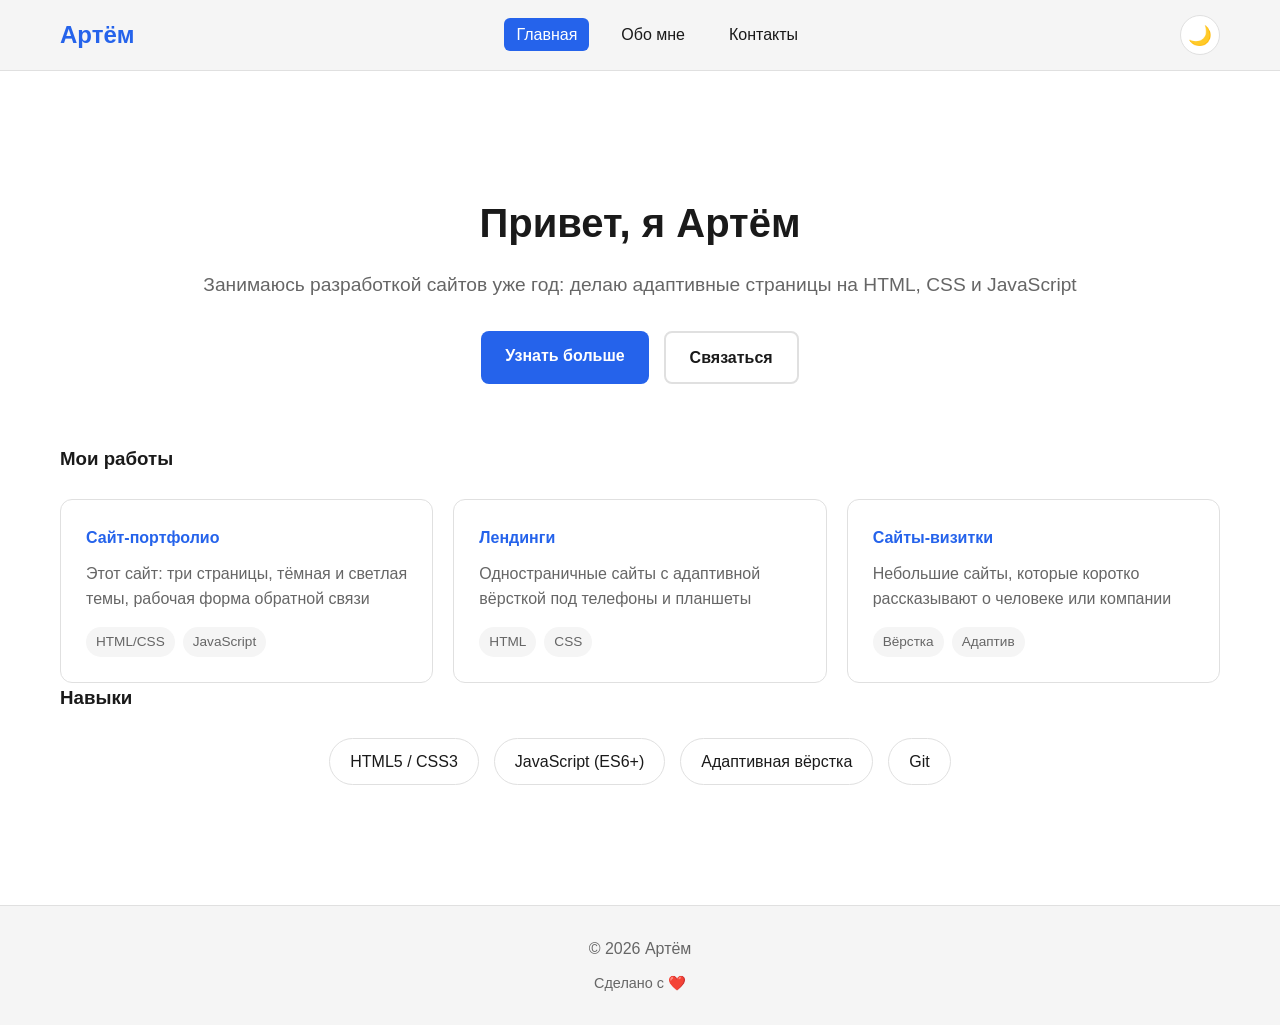
<file: index.html>
<!DOCTYPE html>
<html lang="ru">
<head>
    <meta charset="UTF-8">
    <meta name="viewport" content="width=device-width, initial-scale=1.0">
    <meta name="description" content="Портфолио Артёма — разработка сайтов на HTML, CSS и JavaScript">
    <meta http-equiv="Content-Security-Policy" content="default-src 'self'; script-src 'self'; style-src 'self'; img-src 'self' data:; object-src 'none'; base-uri 'self'">
    <title>Артём — портфолио | Главная</title>
    <link rel="stylesheet" href="style.css">
</head>
<body>
    <header class="site-header">
        <div class="container header-content">
            <h1 class="logo">Артём</h1>
            <nav class="main-nav" aria-label="Основная навигация">
                <ul>
                    <li><a href="index.html" class="nav-link active">Главная</a></li>
                    <li><a href="about.html" class="nav-link">Обо мне</a></li>
                    <li><a href="contacts.html" class="nav-link">Контакты</a></li>
                </ul>
            </nav>
            <button id="theme-toggle" class="theme-toggle" aria-label="Переключить тему">
                <span class="theme-icon">🌙</span>
            </button>
        </div>
    </header>

    <main class="main-content">
        <section class="hero">
            <div class="container">
                <h2>Привет, я Артём</h2>
                <p class="hero-subtitle">Занимаюсь разработкой сайтов уже год: делаю адаптивные страницы на HTML, CSS и JavaScript</p>
                <div class="hero-buttons">
                    <a href="about.html" class="btn btn-primary">Узнать больше</a>
                    <a href="contacts.html" class="btn btn-secondary">Связаться</a>
                </div>
            </div>
        </section>

        <section class="projects">
            <div class="container">
                <h3>Мои работы</h3>
                <div class="projects-grid">
                    <article class="project-card">
                        <h4>Сайт-портфолио</h4>
                        <p>Этот сайт: три страницы, тёмная и светлая темы, рабочая форма обратной связи</p>
                        <div class="tags">
                            <span class="tag">HTML/CSS</span>
                            <span class="tag">JavaScript</span>
                        </div>
                    </article>
                    <article class="project-card">
                        <h4>Лендинги</h4>
                        <p>Одностраничные сайты с адаптивной вёрсткой под телефоны и планшеты</p>
                        <div class="tags">
                            <span class="tag">HTML</span>
                            <span class="tag">CSS</span>
                        </div>
                    </article>
                    <article class="project-card">
                        <h4>Сайты-визитки</h4>
                        <p>Небольшие сайты, которые коротко рассказывают о человеке или компании</p>
                        <div class="tags">
                            <span class="tag">Вёрстка</span>
                            <span class="tag">Адаптив</span>
                        </div>
                    </article>
                </div>
            </div>
        </section>

        <section class="skills">
            <div class="container">
                <h3>Навыки</h3>
                <ul class="skills-list">
                    <li>HTML5 / CSS3</li>
                    <li>JavaScript (ES6+)</li>
                    <li>Адаптивная вёрстка</li>
                    <li>Git</li>
                </ul>
            </div>
        </section>
    </main>

    <footer class="site-footer">
        <div class="container footer-content">
            <p>&copy; 2026 Артём</p>
            <p class="footer-info">Сделано с ❤️</p>
        </div>
    </footer>

    <script src="script.js"></script>
</body>
</html>
</file>
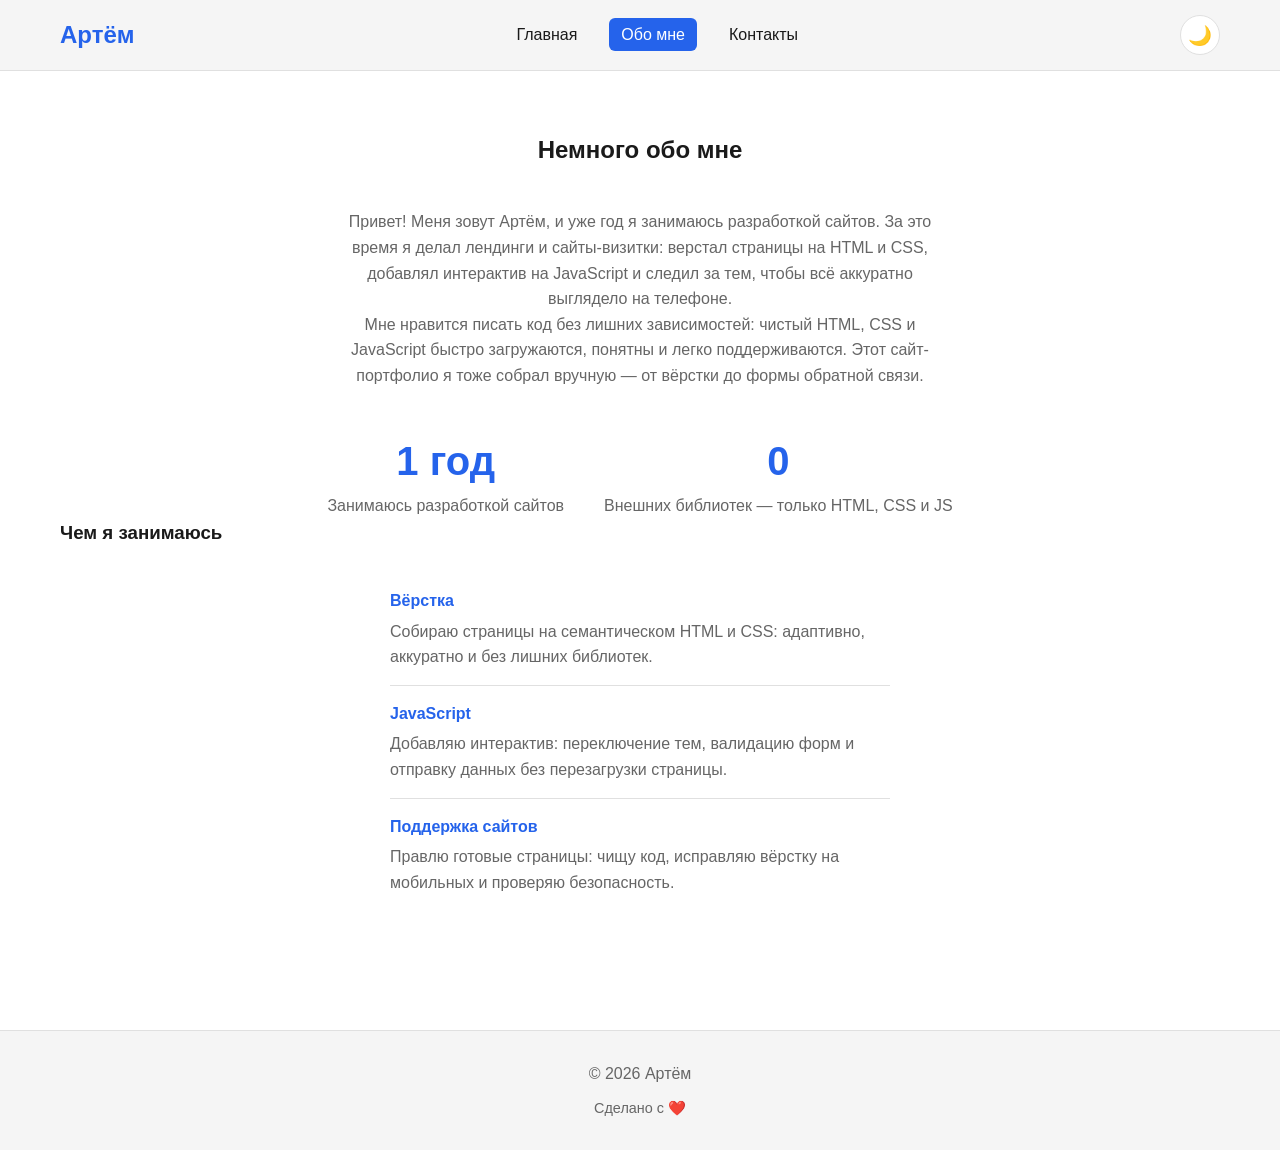
<file: about.html>
<!DOCTYPE html>
<html lang="ru">
<head>
    <meta charset="UTF-8">
    <meta name="viewport" content="width=device-width, initial-scale=1.0">
    <meta name="description" content="Обо мне — Артём, год занимаюсь разработкой сайтов на HTML, CSS и JavaScript">
    <meta http-equiv="Content-Security-Policy" content="default-src 'self'; script-src 'self'; style-src 'self'; img-src 'self' data:; object-src 'none'; base-uri 'self'">
    <title>Артём — портфолио | Обо мне</title>
    <link rel="stylesheet" href="style.css">
</head>
<body>
    <header class="site-header">
        <div class="container header-content">
            <h1 class="logo">Артём</h1>
            <nav class="main-nav" aria-label="Основная навигация">
                <ul>
                    <li><a href="index.html" class="nav-link">Главная</a></li>
                    <li><a href="about.html" class="nav-link active">Обо мне</a></li>
                    <li><a href="contacts.html" class="nav-link">Контакты</a></li>
                </ul>
            </nav>
            <button id="theme-toggle" class="theme-toggle" aria-label="Переключить тему">
                <span class="theme-icon">🌙</span>
            </button>
        </div>
    </header>

    <main class="main-content">
        <section class="about-section">
            <div class="container">
                <h2>Немного обо мне</h2>
                <div class="about-content">
                    <div class="about-text">
                        <p>Привет! Меня зовут Артём, и уже год я занимаюсь разработкой сайтов. За это время я делал лендинги и сайты-визитки: верстал страницы на HTML и CSS, добавлял интерактив на JavaScript и следил за тем, чтобы всё аккуратно выглядело на телефоне.</p>
                        <p>Мне нравится писать код без лишних зависимостей: чистый HTML, CSS и JavaScript быстро загружаются, понятны и легко поддерживаются. Этот сайт-портфолио я тоже собрал вручную — от вёрстки до формы обратной связи.</p>
                    </div>
                    <div class="about-stats">
                        <div class="stat-item">
                            <span class="stat-number">1 год</span>
                            <span class="stat-label">Занимаюсь разработкой сайтов</span>
                        </div>
                        <div class="stat-item">
                            <span class="stat-number">0</span>
                            <span class="stat-label">Внешних библиотек — только HTML, CSS и JS</span>
                        </div>
                    </div>
                </div>
            </div>
        </section>

        <section class="work-section">
            <div class="container">
                <h3>Чем я занимаюсь</h3>
                <ul class="timeline">
                    <li>
                        <strong>Вёрстка</strong>
                        <p>Собираю страницы на семантическом HTML и CSS: адаптивно, аккуратно и без лишних библиотек.</p>
                    </li>
                    <li>
                        <strong>JavaScript</strong>
                        <p>Добавляю интерактив: переключение тем, валидацию форм и отправку данных без перезагрузки страницы.</p>
                    </li>
                    <li>
                        <strong>Поддержка сайтов</strong>
                        <p>Правлю готовые страницы: чищу код, исправляю вёрстку на мобильных и проверяю безопасность.</p>
                    </li>
                </ul>
            </div>
        </section>
    </main>

    <footer class="site-footer">
        <div class="container footer-content">
            <p>&copy; 2026 Артём</p>
            <p class="footer-info">Сделано с ❤️</p>
        </div>
    </footer>

    <script src="script.js"></script>
</body>
</html>
</file>
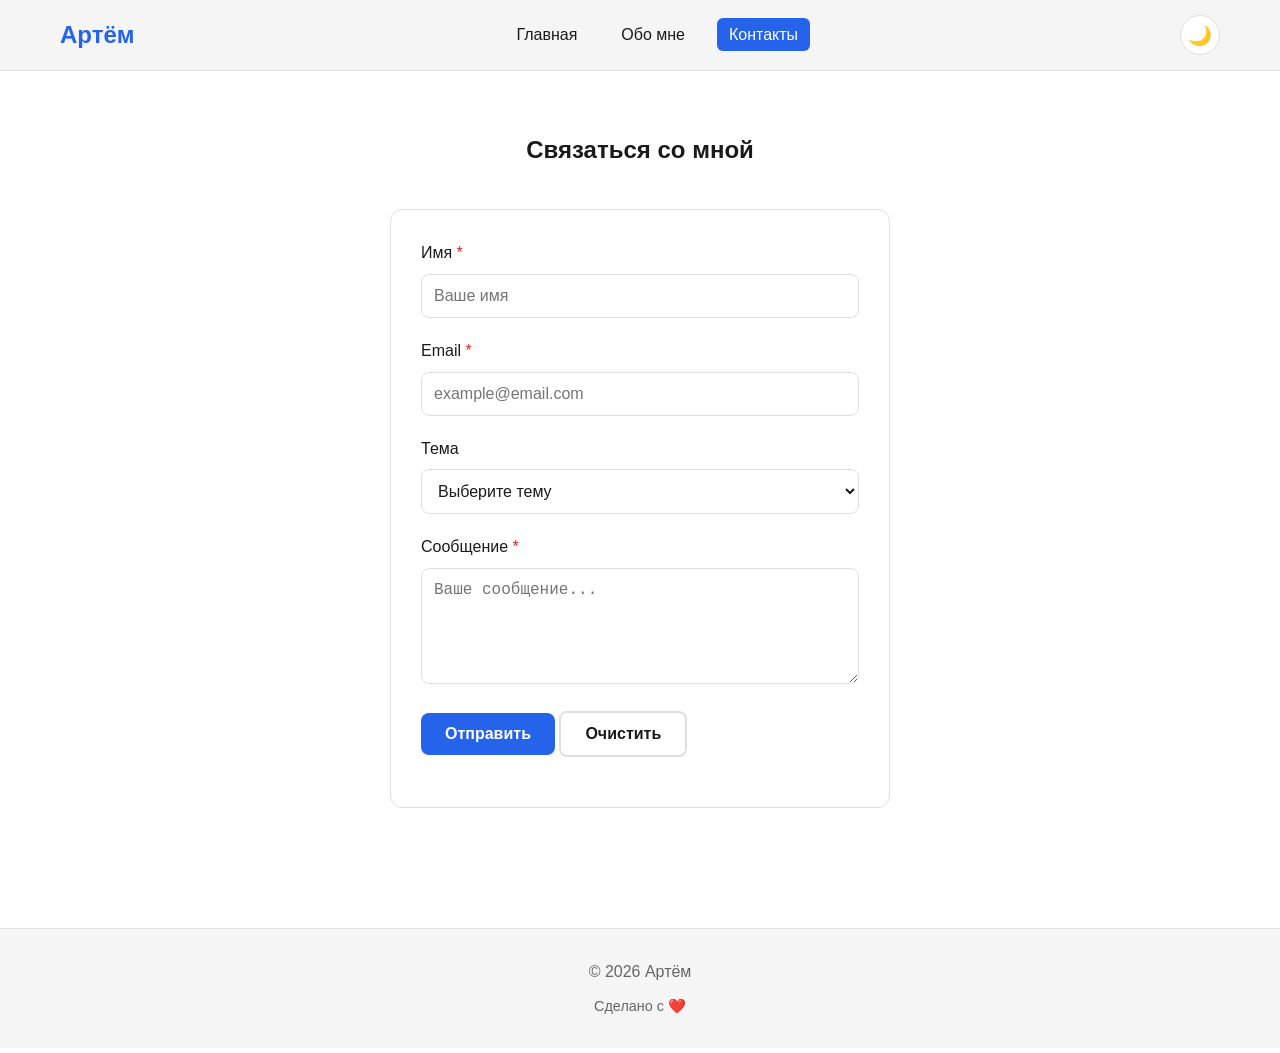
<file: contacts.html>
<!DOCTYPE html>
<html lang="ru">
<head>
    <meta charset="UTF-8">
    <meta name="viewport" content="width=device-width, initial-scale=1.0">
    <meta name="description" content="Контакты Артёма — напишите через форму обратной связи">
    <meta http-equiv="Content-Security-Policy" content="default-src 'self'; script-src 'self'; style-src 'self'; img-src 'self' data:; connect-src 'self' https://api.web3forms.com; form-action 'self'; object-src 'none'; base-uri 'self'">
    <title>Артём — портфолио | Контакты</title>
    <link rel="stylesheet" href="style.css">
</head>
<body>
    <header class="site-header">
        <div class="container header-content">
            <h1 class="logo">Артём</h1>
            <nav class="main-nav" aria-label="Основная навигация">
                <ul>
                    <li><a href="index.html" class="nav-link">Главная</a></li>
                    <li><a href="about.html" class="nav-link">Обо мне</a></li>
                    <li><a href="contacts.html" class="nav-link active">Контакты</a></li>
                </ul>
            </nav>
            <button id="theme-toggle" class="theme-toggle" aria-label="Переключить тему">
                <span class="theme-icon">🌙</span>
            </button>
        </div>
    </header>

    <main class="main-content">
        <section class="contacts-section">
            <div class="container">
                <h2>Связаться со мной</h2>
                <form id="contact-form" class="contact-form" novalidate>
                    <!-- Access key из личного кабинета Web3Forms: замените на свой -->
                    <input type="hidden" name="access_key" value="ВСТАВЬ_СВОЙ_КЛЮЧ_СЮДА">

                    <!-- Honeypot: люди этого поля не видят, а боты его отмечают -->
                    <input type="checkbox" name="botcheck" id="botcheck" class="botcheck" tabindex="-1" autocomplete="off" aria-hidden="true">

                    <div class="form-group">
                        <label for="name">Имя <span class="required">*</span></label>
                        <input type="text" id="name" name="name" placeholder="Ваше имя" required>
                        <span class="error-message" id="name-error"></span>
                    </div>

                    <div class="form-group">
                        <label for="email">Email <span class="required">*</span></label>
                        <input type="email" id="email" name="email" placeholder="example@email.com" required>
                        <span class="error-message" id="email-error"></span>
                    </div>

                    <div class="form-group">
                        <label for="subject">Тема</label>
                        <select id="subject" name="subject">
                            <option value="">Выберите тему</option>
                            <option value="collaboration">Сотрудничество</option>
                            <option value="job">Работа</option>
                            <option value="other">Другое</option>
                        </select>
                    </div>

                    <div class="form-group">
                        <label for="message">Сообщение <span class="required">*</span></label>
                        <textarea id="message" name="message" rows="5" placeholder="Ваше сообщение..." required></textarea>
                        <span class="error-message" id="message-error"></span>
                    </div>

                    <div class="form-group">
                        <button type="submit" class="btn btn-primary">Отправить</button>
                        <button type="reset" class="btn btn-secondary">Очистить</button>
                    </div>

                    <div id="form-success" class="form-success" role="alert"></div>
                </form>
            </div>
        </section>
    </main>

    <footer class="site-footer">
        <div class="container footer-content">
            <p>&copy; 2026 Артём</p>
            <p class="footer-info">Сделано с ❤️</p>
        </div>
    </footer>

    <script src="script.js"></script>
</body>
</html>
</file>
<file: style.css>
/* ==========================================================================
   1. CSS-переменные темы (light по умолчанию, dark через [data-theme="dark"])
   ========================================================================== */
:root {
    --bg-primary: #ffffff;
    --bg-secondary: #f5f5f5;
    --bg-card: #ffffff;
    --text-primary: #1a1a1a;
    --text-secondary: #666666;
    --text-muted: #999999;
    --border-color: #e0e0e0;
    --accent-color: #2563eb;
    --accent-hover: #1d4ed8;
    --success-color: #16a34a;
    --error-color: #dc2626;
    --shadow: 0 2px 8px rgba(0, 0, 0, 0.1);
    --transition: 0.3s ease;
}

[data-theme="dark"] {
    --bg-primary: #1a1a1a;
    --bg-secondary: #2d2d2d;
    --bg-card: #2d2d2d;
    --text-primary: #f0f0f0;
    --text-secondary: #b0b0b0;
    --text-muted: #808080;
    --border-color: #404040;
    --accent-color: #3b82f6;
    --accent-hover: #60a5fa;
    --shadow: 0 2px 8px rgba(0, 0, 0, 0.3);
}

/* ==========================================================================
   2. Базовые стили
   ========================================================================== */
* {
    margin: 0;
    padding: 0;
    box-sizing: border-box;
}

body {
    font-family: -apple-system, BlinkMacSystemFont, 'Segoe UI', Roboto, sans-serif;
    background-color: var(--bg-primary);
    color: var(--text-primary);
    line-height: 1.6;
    transition: background-color var(--transition), color var(--transition);
}

.container {
    width: 100%;
    max-width: 1200px;
    margin: 0 auto;
    padding: 0 20px;
}

/* ==========================================================================
   3. Шапка сайта
   ========================================================================== */
.site-header {
    background-color: var(--bg-secondary);
    border-bottom: 1px solid var(--border-color);
    position: sticky;
    top: 0;
    z-index: 100;
}

.header-content {
    display: flex;
    align-items: center;
    justify-content: space-between;
    padding: 15px 20px;
    flex-wrap: wrap;
    gap: 10px;
}

.logo {
    font-size: 1.5rem;
    font-weight: 700;
    color: var(--accent-color);
}

.main-nav ul {
    display: flex;
    list-style: none;
    gap: 20px;
}

.nav-link {
    color: var(--text-primary);
    text-decoration: none;
    padding: 8px 12px;
    border-radius: 6px;
    transition: background-color var(--transition), color var(--transition);
    font-weight: 500;
}

.nav-link:hover,
.nav-link.active {
    background-color: var(--accent-color);
    color: white;
}

/* ==========================================================================
   4. Кнопка переключения темы
   ========================================================================== */
.theme-toggle {
    background: var(--bg-card);
    border: 1px solid var(--border-color);
    border-radius: 50%;
    width: 40px;
    height: 40px;
    cursor: pointer;
    display: flex;
    align-items: center;
    justify-content: center;
    font-size: 1.2rem;
    transition: background-color var(--transition), border-color var(--transition);
}

.theme-toggle:hover {
    border-color: var(--accent-color);
}

/* ==========================================================================
   5. Основной контент и hero-секция
   ========================================================================== */
.main-content {
    padding: 60px 0;
}

.hero {
    text-align: center;
    padding: 60px 0;
}

.hero h2 {
    font-size: 2.5rem;
    margin-bottom: 15px;
}

.hero-subtitle {
    font-size: 1.2rem;
    color: var(--text-secondary);
    margin-bottom: 30px;
}

.hero-buttons {
    display: flex;
    gap: 15px;
    justify-content: center;
    flex-wrap: wrap;
}
/* ==========================================================================
   6. Кнопки
   ========================================================================== */
.btn {
    display: inline-block;
    padding: 12px 24px;
    border-radius: 8px;
    text-decoration: none;
    font-weight: 600;
    cursor: pointer;
    border: none;
    transition: background-color var(--transition), transform var(--transition);
    font-size: 1rem;
}

.btn-primary {
    background-color: var(--accent-color);
    color: white;
}

.btn-primary:hover {
    background-color: var(--accent-hover);
    transform: translateY(-2px);
}

.btn-secondary {
    background-color: transparent;
    color: var(--text-primary);
    border: 2px solid var(--border-color);
}

.btn-secondary:hover {
    border-color: var(--accent-color);
    color: var(--accent-color);
}

.btn:disabled {
    opacity: 0.6;
    cursor: not-allowed;
    transform: none;
}

/* ==========================================================================
   7. Секция проектов
   ========================================================================== */
.projects h3,
.skills h3,
.work-section h3 {
    margin-bottom: 25px;
}

.projects-grid {
    display: grid;
    grid-template-columns: repeat(auto-fit, minmax(280px, 1fr));
    gap: 20px;
}

.project-card {
    background-color: var(--bg-card);
    border: 1px solid var(--border-color);
    border-radius: 12px;
    padding: 25px;
    transition: transform var(--transition), box-shadow var(--transition);
}

.project-card:hover {
    transform: translateY(-5px);
    box-shadow: var(--shadow);
}

.project-card h4 {
    margin-bottom: 10px;
    color: var(--accent-color);
}

.project-card p {
    color: var(--text-secondary);
    margin-bottom: 15px;
}

.tags {
    display: flex;
    gap: 8px;
    flex-wrap: wrap;
}

.tag {
    background-color: var(--bg-secondary);
    padding: 4px 10px;
    border-radius: 20px;
    font-size: 0.85rem;
    color: var(--text-secondary);
}

/* ==========================================================================
   8. Секция навыков
   ========================================================================== */
.skills-list {
    list-style: none;
    display: flex;
    flex-wrap: wrap;
    gap: 15px;
    justify-content: center;
}

.skills-list li {
    background-color: var(--bg-card);
    border: 1px solid var(--border-color);
    padding: 10px 20px;
    border-radius: 25px;
    font-weight: 500;
}
/* ==========================================================================
   9. Секция «Обо мне»
   ========================================================================== */
.about-section h2 {
    text-align: center;
    margin-bottom: 40px;
}

.about-content {
    display: flex;
    flex-direction: column;
    gap: 40px;
    align-items: center;
}

.about-text {
    max-width: 600px;
    text-align: center;
    color: var(--text-secondary);
}

.about-stats {
    display: flex;
    gap: 40px;
    flex-wrap: wrap;
    justify-content: center;
}

.stat-item {
    text-align: center;
}

.stat-number {
    display: block;
    font-size: 2.5rem;
    font-weight: 700;
    color: var(--accent-color);
}

.stat-label {
    color: var(--text-secondary);
}

/* ==========================================================================
   10. Образование (timeline)
   ========================================================================== */
.timeline {
    list-style: none;
    max-width: 500px;
    margin: 0 auto;
}

.timeline li {
    padding: 15px 0;
    border-bottom: 1px solid var(--border-color);
}

.timeline li:last-child {
    border-bottom: none;
}

.timeline strong {
    color: var(--accent-color);
}

.timeline p {
    color: var(--text-secondary);
    margin-top: 5px;
}

/* ==========================================================================
   11. Форма контактов
   ========================================================================== */
.contacts-section h2 {
    text-align: center;
    margin-bottom: 40px;
}

.contact-form {
    max-width: 500px;
    margin: 0 auto;
    background-color: var(--bg-card);
    padding: 30px;
    border-radius: 12px;
    border: 1px solid var(--border-color);
}

.form-group {
    margin-bottom: 20px;
}

.form-group label {
    display: block;
    margin-bottom: 8px;
    font-weight: 500;
    color: var(--text-primary);
}

.required {
    color: var(--error-color);
}

.form-group input,
.form-group select,
.form-group textarea {
    width: 100%;
    padding: 12px;
    border: 1px solid var(--border-color);
    border-radius: 8px;
    font-size: 1rem;
    background-color: var(--bg-primary);
    color: var(--text-primary);
    transition: border-color var(--transition);
}

.form-group input:focus,
.form-group select:focus,
.form-group textarea:focus {
    outline: none;
    border-color: var(--accent-color);
}

.form-group input.error,
.form-group textarea.error {
    border-color: var(--error-color);
}

.error-message {
    color: var(--error-color);
    font-size: 0.85rem;
    margin-top: 5px;
    display: block;
}

.form-success {
    margin-top: 20px;
    padding: 15px;
    background-color: var(--success-color);
    color: white;
    border-radius: 8px;
    text-align: center;
    display: none;
}

.form-success.show {
    display: block;
}

.form-success.error {
    background-color: var(--error-color);
}

/* Honeypot: скрыто от людей, но спам-боты его заполняют */
.botcheck {
    display: none;
}

.form-group:last-of-type {
    margin-top: 10px;
}

/* ==========================================================================
   12. Подвал сайта
   ========================================================================== */
.site-footer {
    background-color: var(--bg-secondary);
    border-top: 1px solid var(--border-color);
    padding: 30px 0;
    margin-top: 60px;
}

.footer-content {
    text-align: center;
    color: var(--text-secondary);
}

.footer-info {
    margin-top: 10px;
    font-size: 0.9rem;
}

/* ==========================================================================
   13. Адаптивность
   ========================================================================== */
@media (max-width: 768px) {
    .header-content {
        flex-direction: column;
        align-items: flex-start;
    }

    .main-nav ul {
        flex-wrap: wrap;
        gap: 10px;
    }

    .hero h2 {
        font-size: 2rem;
    }

    .about-stats {
        flex-direction: column;
        gap: 20px;
    }
}

@media (max-width: 480px) {
    .container {
        padding: 0 15px;
    }

    .hero h2 {
        font-size: 1.5rem;
    }

    .nav-link {
        padding: 6px 10px;
        font-size: 0.9rem;
    }

    .contact-form {
        padding: 20px 15px;
    }
}
</file>
